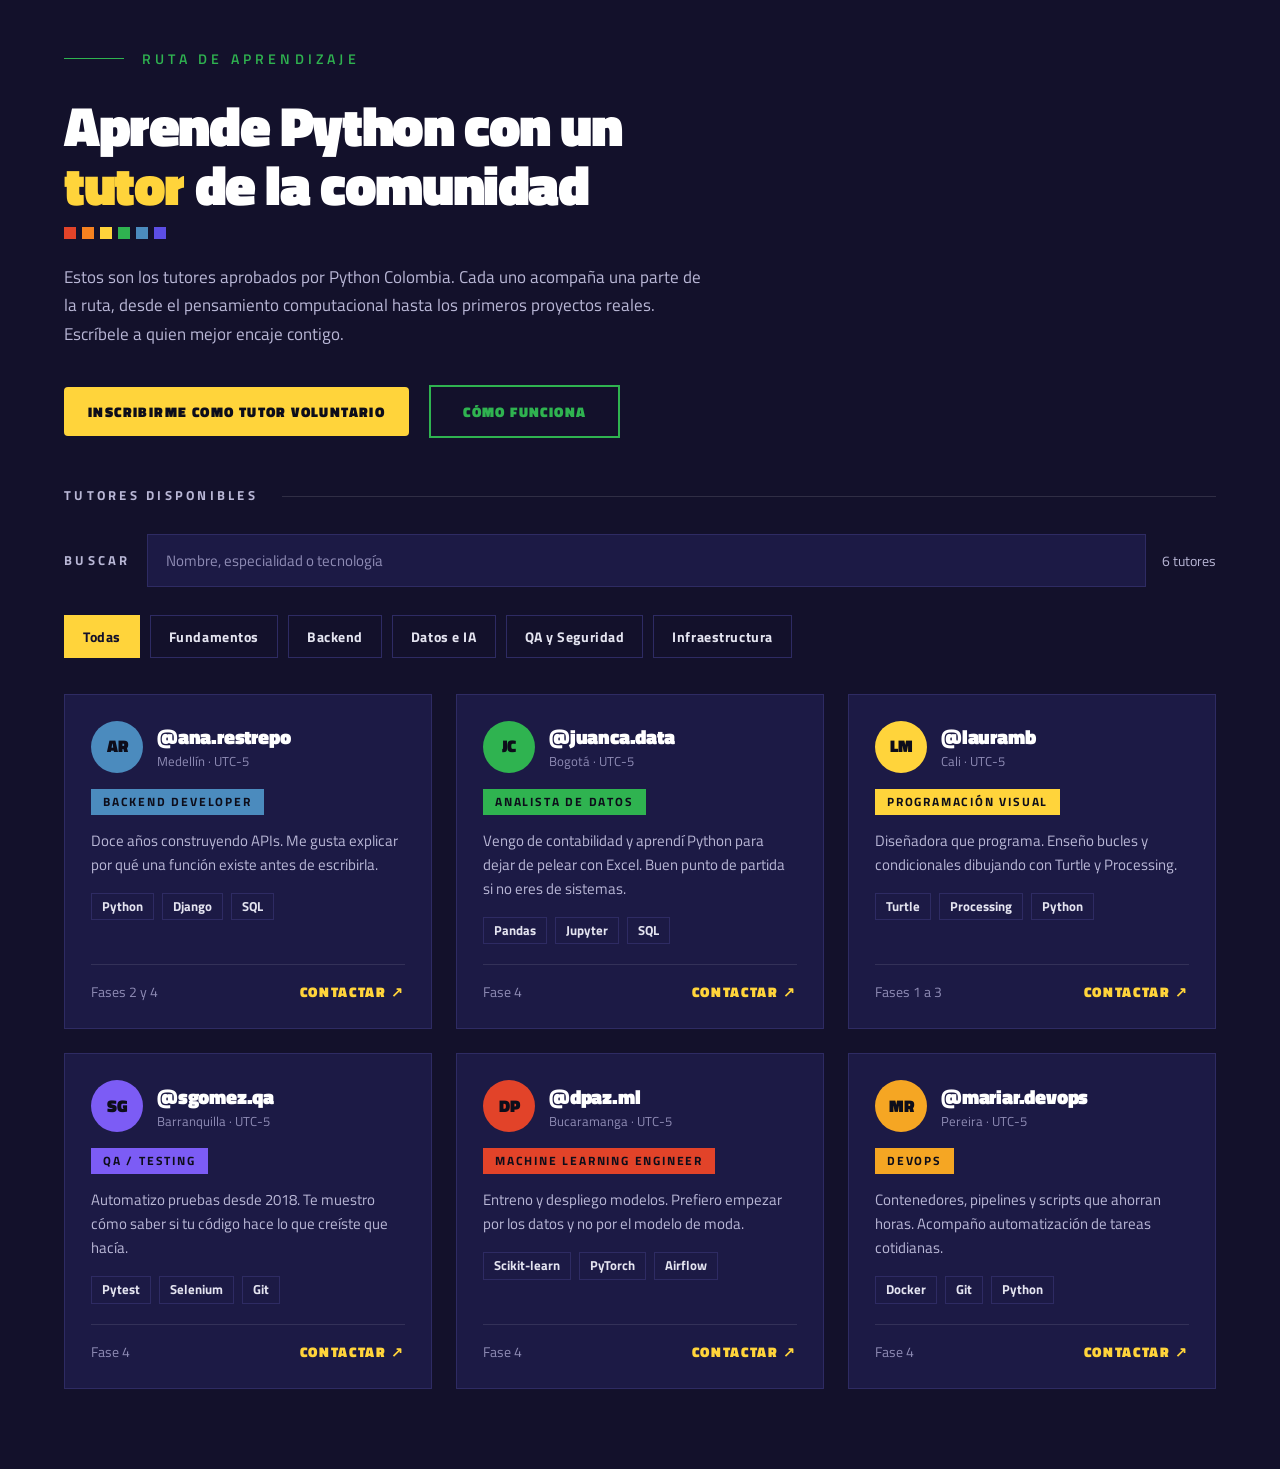
<file: index.html>
<!DOCTYPE html>
<html lang="es">
<head>
  <meta charset="UTF-8">
  <meta name="viewport" content="width=device-width, initial-scale=1.0">
  <title>Tutores - Python Colombia</title>
  <!-- Tipografía Titillium Web de Python Colombia -->
  <link rel="preconnect" href="https://fonts.googleapis.com">
  <link rel="preconnect" href="https://fonts.gstatic.com" crossorigin>
  <link href="https://fonts.googleapis.com/css2?family=Titillium+Web:wght@300;400;600;700;900&display=swap" rel="stylesheet">
  <link rel="stylesheet" href="css/styles.css?v=5">
  <link rel="stylesheet" href="css/home.css?v=4">
</head>
<body class="home">


  <main class="wrap">

    <!-- HERO -->
    <section class="hero">
      <p class="tag-title"><span class="tag-line"></span>RUTA DE APRENDIZAJE</p>
      <h1>Aprende Python con un<br><span class="hl">tutor</span> de la comunidad</h1>
      <span class="title-squares" aria-hidden="true">
        <span class="sq sq-red"></span>
        <span class="sq sq-orange"></span>
        <span class="sq sq-yellow"></span>
        <span class="sq sq-green"></span>
        <span class="sq sq-blue"></span>
        <span class="sq sq-purple"></span>
      </span>
      <p class="hero-lead">
        Estos son los tutores aprobados por Python Colombia. Cada uno acompaña una parte de la ruta,
        desde el pensamiento computacional hasta los primeros proyectos reales.
        Escríbele a quien mejor encaje contigo.
      </p>
      <div class="hero-actions">
        <button onclick="window.location.href='tutor.html'" class="btn-yellow btn-tutor-cta">Inscribirme como Tutor Voluntario</button>
        <a href="#tutores" class="btn-outline-green">Cómo funciona</a>
      </div>
    </section>

    <!-- TUTORES DISPONIBLES -->
    <section id="tutores" class="tutors">
      <div class="section-label"><span>Tutores disponibles</span></div>

      <div class="search-row">
        <label for="tutor-search">Buscar</label>
        <input type="search" id="tutor-search" placeholder="Nombre, especialidad o tecnología" autocomplete="off">
        <span class="tutor-count" id="tutor-count" aria-live="polite">6 tutores</span>
      </div>

      <div class="filters" role="group" aria-label="Filtrar por área">
        <a href="#" class="filter active" data-filter="todas" aria-pressed="true">Todas</a>
        <a href="#" class="filter" data-filter="fundamentos" aria-pressed="false">Fundamentos</a>
        <a href="#" class="filter" data-filter="backend" aria-pressed="false">Backend</a>
        <a href="#" class="filter" data-filter="datos" aria-pressed="false">Datos e IA</a>
        <a href="#" class="filter" data-filter="qa" aria-pressed="false">QA y Seguridad</a>
        <a href="#" class="filter" data-filter="infra" aria-pressed="false">Infraestructura</a>
      </div>

      <div class="tutor-grid" id="tutor-grid"></div>
      <p class="empty-state" id="empty-state" hidden>No encontramos tutores con ese criterio. Prueba con otra búsqueda.</p>
    </section>
  </main>


  <script src="js/home.js?v=1"></script>
</body>
</html>
</file>
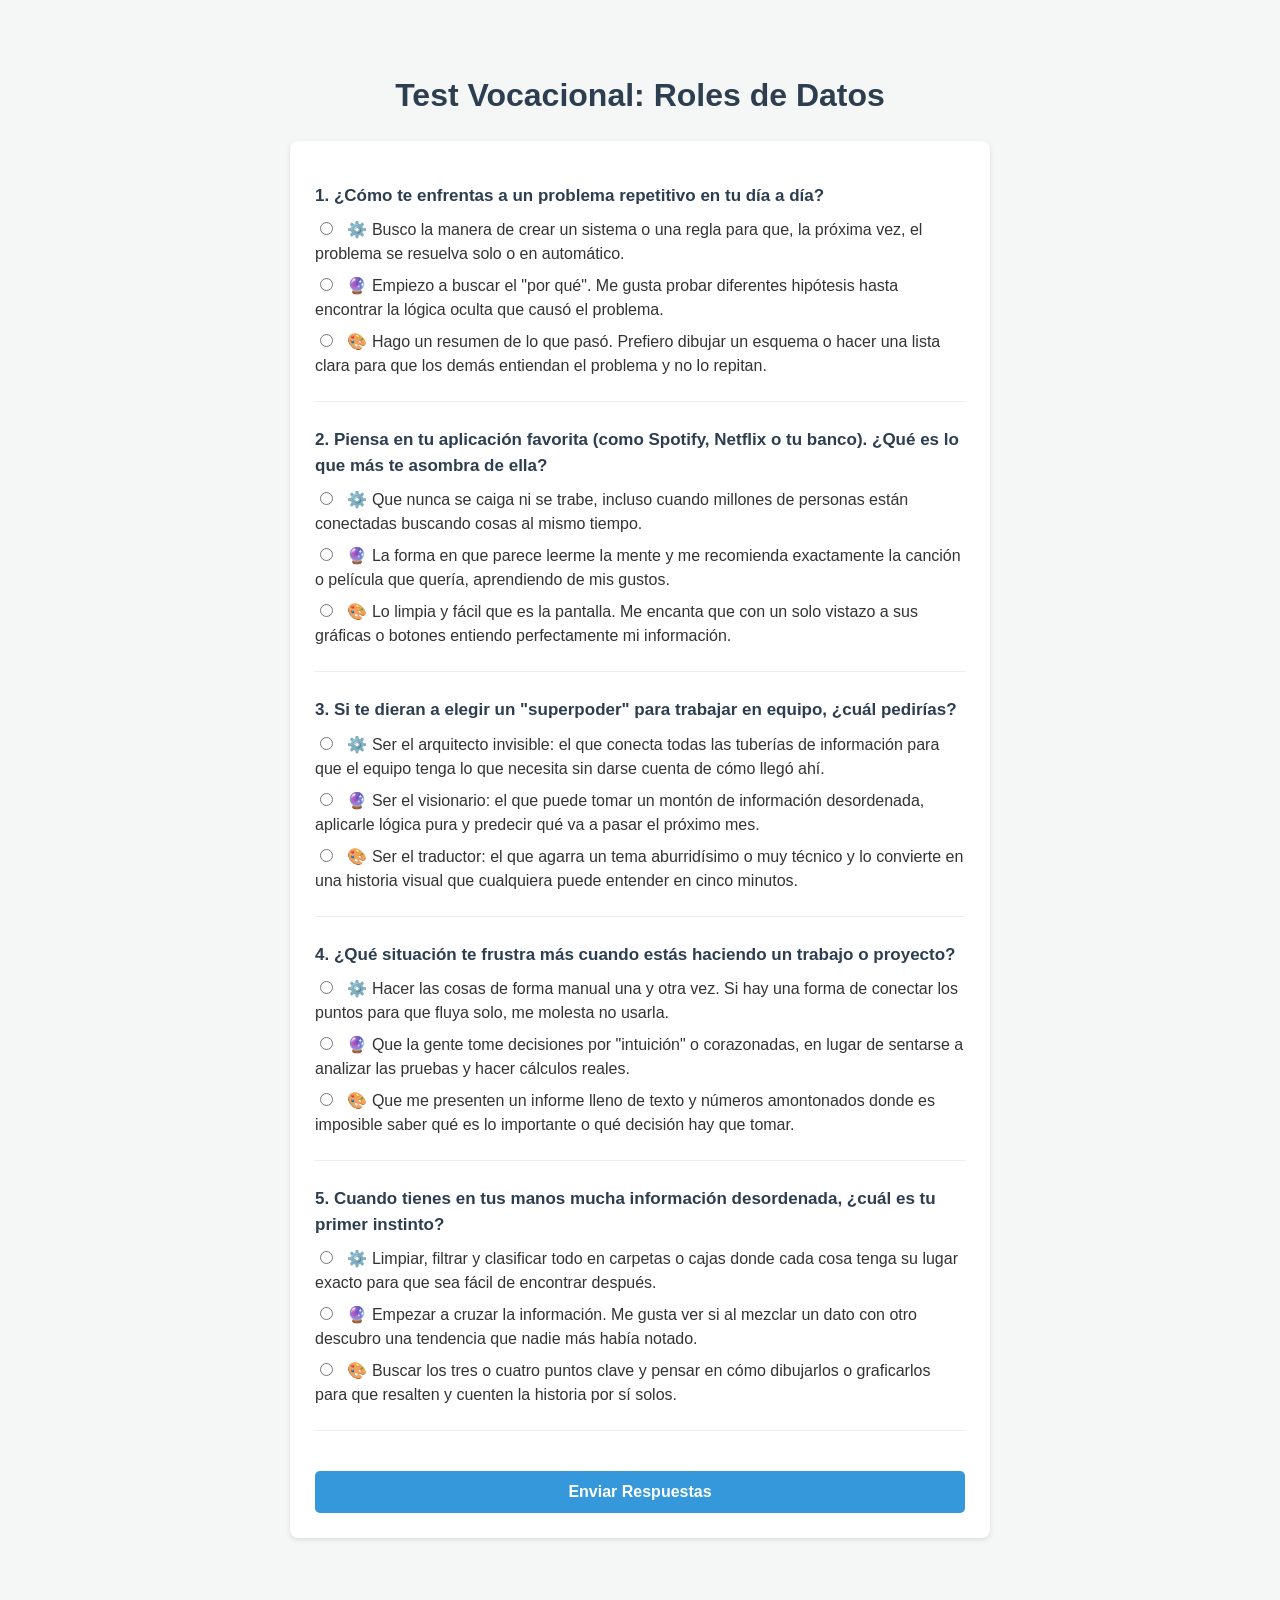
<file: frontend/index.html>
<!DOCTYPE html>
<html lang="es">
<head>
  <meta charset="UTF-8">
  <meta name="viewport" content="width=device-width, initial-scale=1.0">
  <title>Test Vocacional - Roles de Datos</title>
  <style>
    body { font-family: Arial, sans-serif; max-width: 700px; margin: 30px auto; padding: 20px; background: #f4f7f6; color: #333; line-height: 1.5; }
    h1 { color: #2c3e50; text-align: center; }
    .card { background: white; padding: 25px; border-radius: 8px; box-shadow: 0 2px 5px rgba(0,0,0,0.1); margin-bottom: 20px; }
    button { background: #3498db; color: white; border: none; padding: 12px 15px; border-radius: 5px; cursor: pointer; width: 100%; font-size: 16px; margin-top: 15px; font-weight: bold; }
    button:hover { background: #2980b9; }
    .question { margin-bottom: 25px; border-bottom: 1px solid #eee; padding-bottom: 15px; }
    .question p { font-weight: bold; font-size: 17px; margin-bottom: 10px; color: #2c3e50; }
    .option { display: block; margin: 8px 0; cursor: pointer; }
    .option input { margin-right: 10px; }
    #result { line-height: 1.6; }
    .role-title { font-size: 20px; font-weight: bold; color: #27ae60; margin-bottom: 10px; }
  </style>
</head>
<body>

  <h1>Test Vocacional: Roles de Datos</h1>

  <div class="card" id="test-container">
    <!-- Las preguntas se cargarán aquí -->
  </div>

  <div class="card" id="result-container" style="display:none;">
    <h2>Resultados: ¿Hacia dónde apunta tu brújula?</h2>
    <div id="result"></div>
  </div>

  <script>
    const preguntas = [
      {
        id: 1,
        texto: "1. ¿Cómo te enfrentas a un problema repetitivo en tu día a día?",
        opciones: [
          { categoria: "⚙️", texto: "⚙️ Busco la manera de crear un sistema o una regla para que, la próxima vez, el problema se resuelva solo o en automático." },
          { categoria: "🔮", texto: "🔮 Empiezo a buscar el \"por qué\". Me gusta probar diferentes hipótesis hasta encontrar la lógica oculta que causó el problema." },
          { categoria: "🎨", texto: "🎨 Hago un resumen de lo que pasó. Prefiero dibujar un esquema o hacer una lista clara para que los demás entiendan el problema y no lo repitan." }
        ]
      },
      {
        id: 2,
        texto: "2. Piensa en tu aplicación favorita (como Spotify, Netflix o tu banco). ¿Qué es lo que más te asombra de ella?",
        opciones: [
          { categoria: "⚙️", texto: "⚙️ Que nunca se caiga ni se trabe, incluso cuando millones de personas están conectadas buscando cosas al mismo tiempo." },
          { categoria: "🔮", texto: "🔮 La forma en que parece leerme la mente y me recomienda exactamente la canción o película que quería, aprendiendo de mis gustos." },
          { categoria: "🎨", texto: "🎨 Lo limpia y fácil que es la pantalla. Me encanta que con un solo vistazo a sus gráficas o botones entiendo perfectamente mi información." }
        ]
      },
      {
        id: 3,
        texto: "3. Si te dieran a elegir un \"superpoder\" para trabajar en equipo, ¿cuál pedirías?",
        opciones: [
          { categoria: "⚙️", texto: "⚙️ Ser el arquitecto invisible: el que conecta todas las tuberías de información para que el equipo tenga lo que necesita sin darse cuenta de cómo llegó ahí." },
          { categoria: "🔮", texto: "🔮 Ser el visionario: el que puede tomar un montón de información desordenada, aplicarle lógica pura y predecir qué va a pasar el próximo mes." },
          { categoria: "🎨", texto: "🎨 Ser el traductor: el que agarra un tema aburridísimo o muy técnico y lo convierte en una historia visual que cualquiera puede entender en cinco minutos." }
        ]
      },
      {
        id: 4,
        texto: "4. ¿Qué situación te frustra más cuando estás haciendo un trabajo o proyecto?",
        opciones: [
          { categoria: "⚙️", texto: "⚙️ Hacer las cosas de forma manual una y otra vez. Si hay una forma de conectar los puntos para que fluya solo, me molesta no usarla." },
          { categoria: "🔮", texto: "🔮 Que la gente tome decisiones por \"intuición\" o corazonadas, en lugar de sentarse a analizar las pruebas y hacer cálculos reales." },
          { categoria: "🎨", texto: "🎨 Que me presenten un informe lleno de texto y números amontonados donde es imposible saber qué es lo importante o qué decisión hay que tomar." }
        ]
      },
      {
        id: 5,
        texto: "5. Cuando tienes en tus manos mucha información desordenada, ¿cuál es tu primer instinto?",
        opciones: [
          { categoria: "⚙️", texto: "⚙️ Limpiar, filtrar y clasificar todo en carpetas o cajas donde cada cosa tenga su lugar exacto para que sea fácil de encontrar después." },
          { categoria: "🔮", texto: "🔮 Empezar a cruzar la información. Me gusta ver si al mezclar un dato con otro descubro una tendencia que nadie más había notado." },
          { categoria: "🎨", texto: "🎨 Buscar los tres o cuatro puntos clave y pensar en cómo dibujarlos o graficarlos para que resalten y cuenten la historia por sí solos." }
        ]
      }
    ];

    function renderizarTest() {
      let html = '';
      preguntas.forEach((q) => {
        html += `<div class="question"><p>${q.texto}</p>`;
        q.opciones.forEach((opt, idx) => {
          html += `<label class="option"><input type="radio" name="q_${q.id}" value="${opt.categoria}"> ${opt.texto}</label>`;
        });
        html += `</div>`;
      });
      html += `<button onclick="calcularResultado()">Enviar Respuestas</button>`;
      document.getElementById('test-container').innerHTML = html;
    }

    function calcularResultado() {
      const conteo = { "⚙️": 0, "🔮": 0, "🎨": 0 };
      let respondidas = 0;

      preguntas.forEach(q => {
        const seleccionada = document.querySelector(`input[name="q_${q.id}"]:checked`);
        if (seleccionada) {
          conteo[seleccionada.value]++;
          respondidas++;
        }
      });

      if (respondidas < preguntas.length) {
        alert("Por favor responde las 5 preguntas antes de continuar.");
        return;
      }

      let ganador = "⚙️";
      if (conteo["🔮"] > conteo[ganador]) ganador = "🔮";
      if (conteo["🎨"] > conteo[ganador]) ganador = "🎨";

      let textoResultado = "";
      if (ganador === "⚙️") {
        textoResultado = `<div class="role-title">⚙️ Tu perfil se asocia más a un Ingeniero de Datos</div>
        <p>Tienes mente de arquitecto. Te incomoda lo manual y disfrutas creando estructuras y conexiones para que la información fluya sin romperse. Eres el candidato ideal para aprender a automatizar procesos, usar lenguajes que construyen soluciones por detrás (como Python) y gestionar los grandes almacenes donde vive la información (bases de datos).</p>`;
      } else if (ganador === "🔮") {
        textoResultado = `<div class="role-title">🔮 Tu perfil se asocia más a un Científico de Datos</div>
        <p>Tienes alma de investigador y te mueve la lógica. No te conformas con ver lo que pasó; quieres saber por qué y qué pasará mañana. Tu curiosidad es perfecta para entrar al mundo de los algoritmos, donde usarás matemáticas y programación para enseñarle a los sistemas a encontrar patrones y predecir el futuro (Machine Learning).</p>`;
      } else {
        textoResultado = `<div class="role-title">🎨 Tu perfil se asocia más a un Analista de Datos</div>
        <p>Eres un traductor nato y un comunicador visual. Tienes la habilidad de tomar lo complejo y volverlo simple y útil para tomar decisiones. Tu camino brilla en dominar herramientas que transforman números aburridos en tableros interactivos (como Power BI o Tableau) y en saber hacerle las preguntas correctas a la información.</p>`;
      }

      document.getElementById('result-container').style.display = 'block';
      document.getElementById('result').innerHTML = textoResultado;
      window.scrollTo({ top: document.body.scrollHeight, behavior: 'smooth' });
    }

    renderizarTest();
  </script>
</body>
</html>
</file>
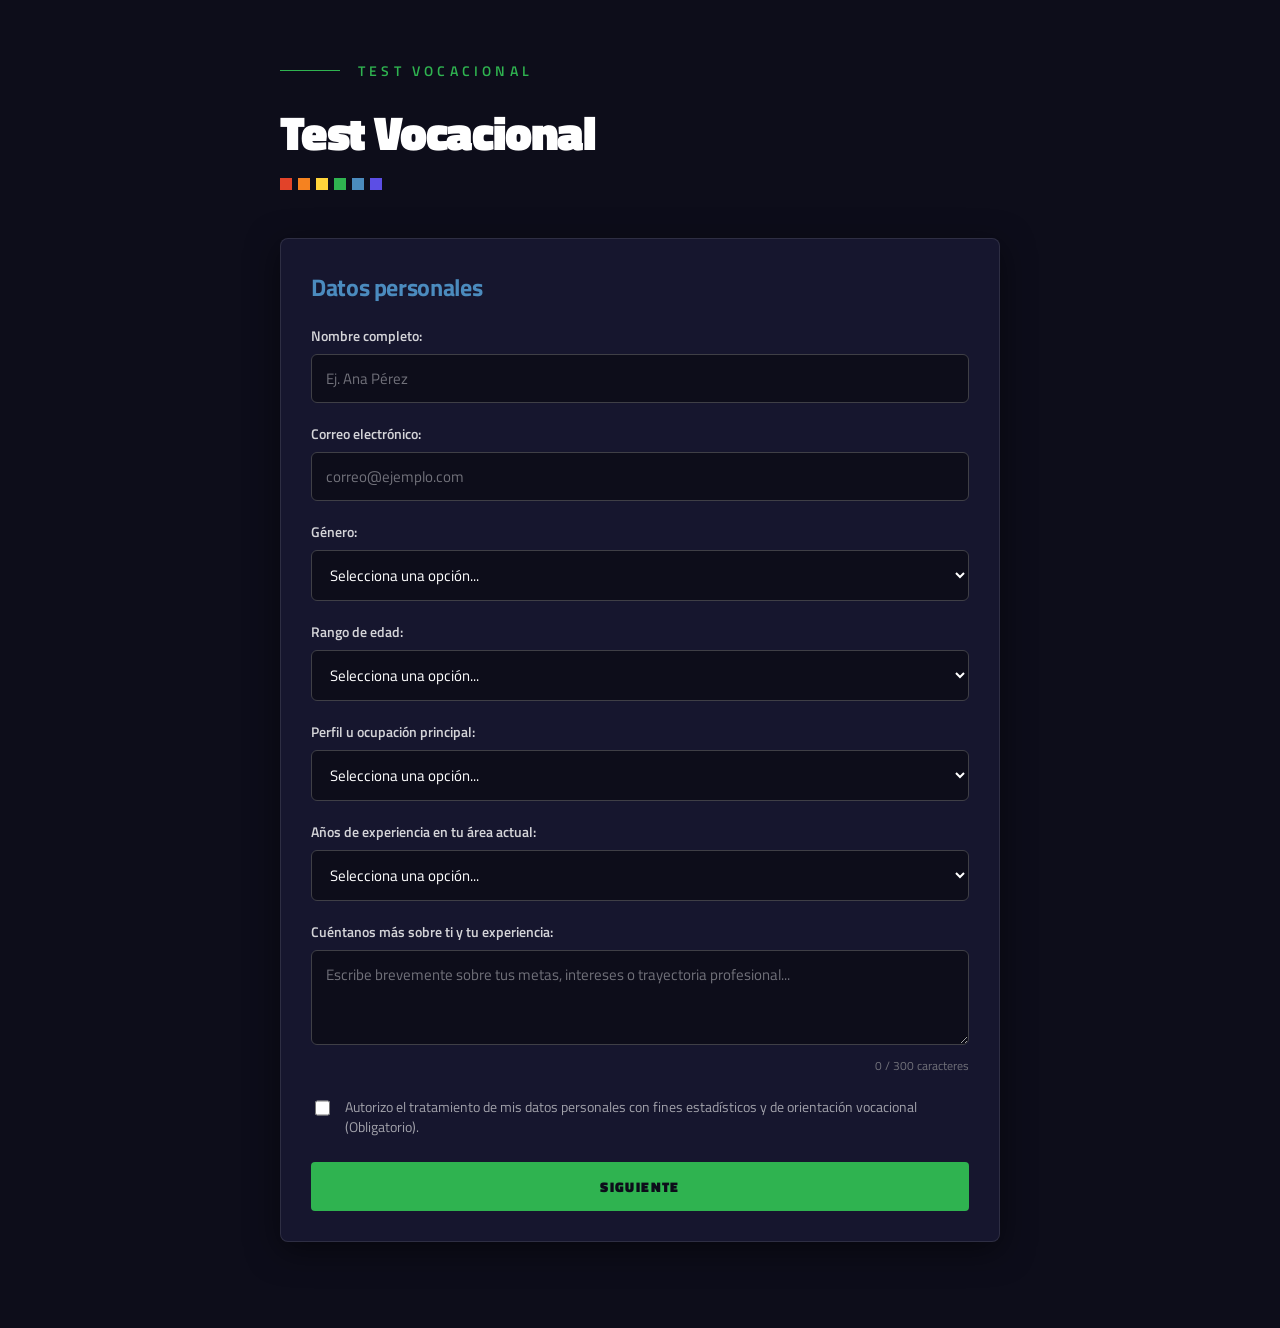
<file: test/index.html>
<!DOCTYPE html>
<html lang="es">
<head>
  <meta charset="UTF-8">
  <meta name="viewport" content="width=device-width, initial-scale=1.0">
  <meta http-equiv="refresh" content="0; url=../test.html">
  <link rel="canonical" href="../test.html">
  <title>Redirigiendo…</title>
</head>
<body>
  <p>Redirigiendo al <a href="../test.html">test vocacional</a>…</p>
  <script>window.location.replace('../test.html');</script>
</body>
</html>
</file>
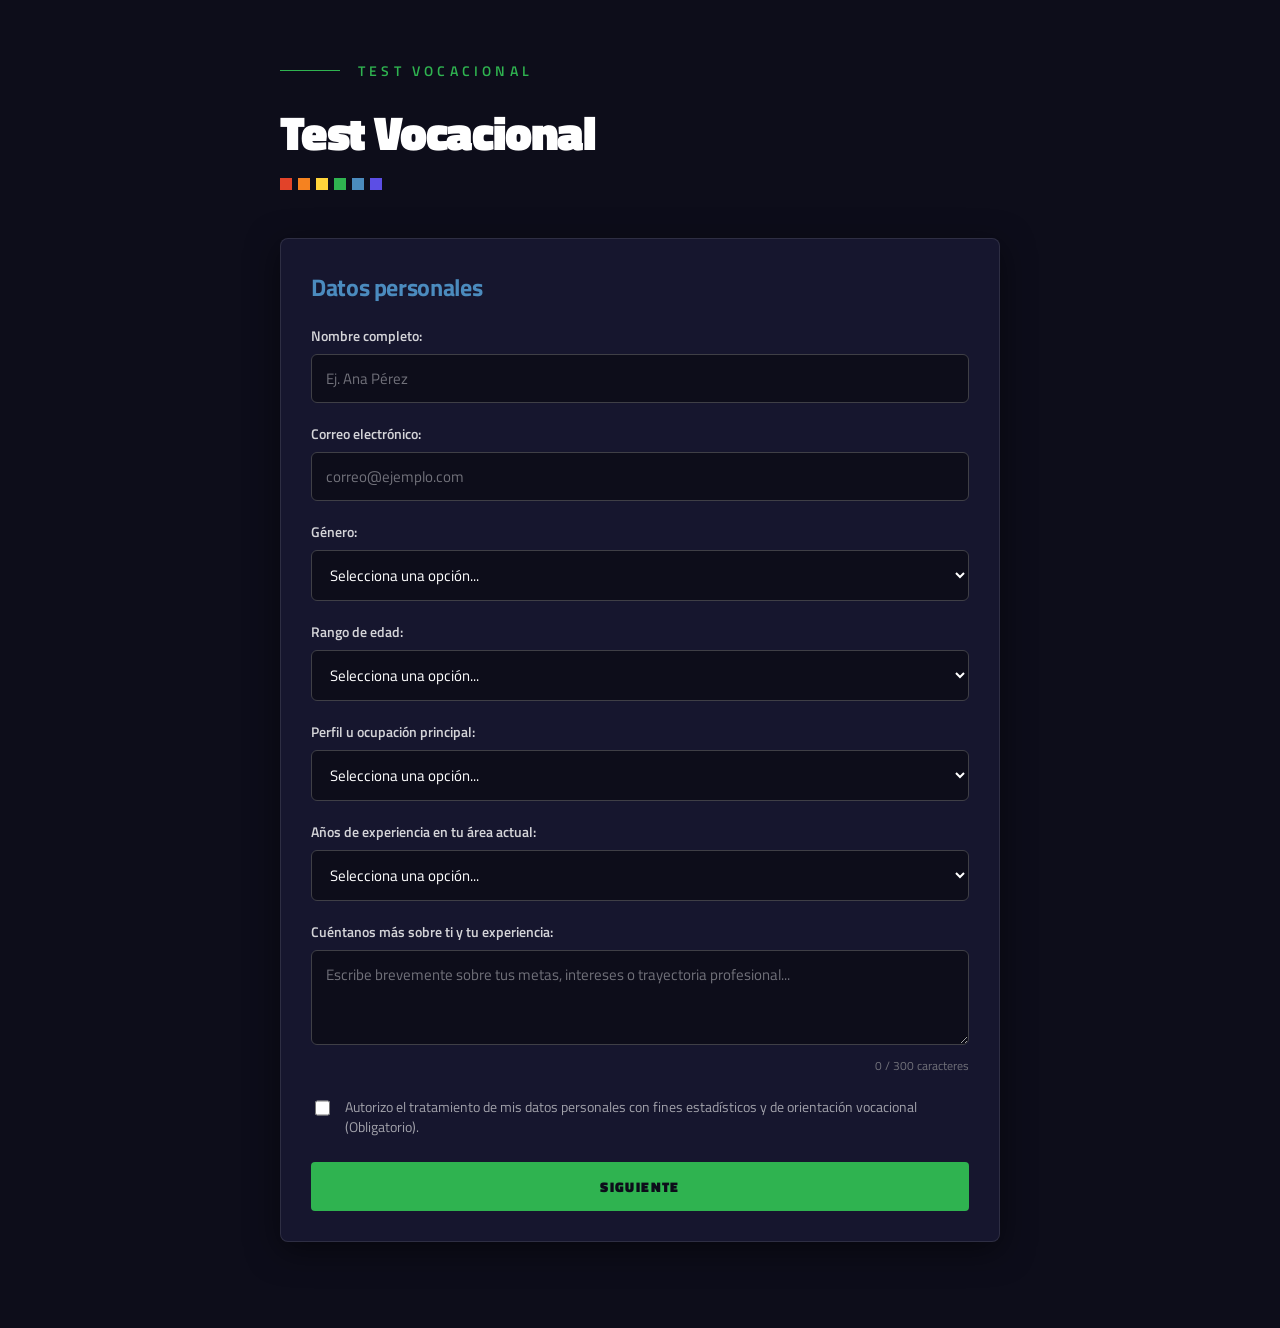
<file: test.html>
<!DOCTYPE html>
<html lang="es">
<head>
  <meta charset="UTF-8">
  <meta name="viewport" content="width=device-width, initial-scale=1.0">
  <title>Test Vocacional - Roles de Datos</title>
  <!-- Tipografía Titillium Web de Python Colombia -->
  <link rel="preconnect" href="https://fonts.googleapis.com">
  <link rel="preconnect" href="https://fonts.gstatic.com" crossorigin>
  <link href="https://fonts.googleapis.com/css2?family=Titillium+Web:wght@300;400;600;700;900&display=swap" rel="stylesheet">
  <link rel="stylesheet" href="css/styles.css?v=5">
</head>
<body>

  <!-- ENCABEZADO ESTILO PYTHON COLOMBIA -->
  <div class="title-header">
    <p class="tag-title"><span class="tag-line"></span>TEST VOCACIONAL</p>
    <h1>Test Vocacional</h1>
    <span class="title-squares" aria-hidden="true">
      <span class="sq sq-red"></span>
      <span class="sq sq-orange"></span>
      <span class="sq sq-yellow"></span>
      <span class="sq sq-green"></span>
      <span class="sq sq-blue"></span>
      <span class="sq sq-purple"></span>
    </span>
  </div>

  <!-- SECCIÓN 1: DATOS PERSONALES -->
  <div class="card" id="step-form">
    <h2>Datos personales</h2>
    
    <div class="form-group">
      <label for="nombre">Nombre completo:</label>
      <input type="text" id="nombre" placeholder="Ej. Ana Pérez" required>
    </div>

    <div class="form-group">
      <label for="correo">Correo electrónico:</label>
      <input type="email" id="correo" placeholder="correo@ejemplo.com" required>
    </div>

    <div class="form-group">
      <label for="genero">Género:</label>
      <select id="genero" required>
        <option value="">Selecciona una opción...</option>
        <option value="Femenino">Femenino</option>
        <option value="Masculino">Masculino</option>
        <option value="No binario">No binario</option>
        <option value="Prefiero no decirlo">Prefiero no decirlo</option>
      </select>
    </div>

    <div class="form-group">
      <label for="edad">Rango de edad:</label>
      <select id="edad" required>
        <option value="">Selecciona una opción...</option>
        <option value="Menos de 18 años">Menos de 18 años</option>
        <option value="18 a 24 años">18 a 24 años</option>
        <option value="25 a 34 años">25 a 34 años</option>
        <option value="35 a 44 años">35 a 44 años</option>
        <option value="45 años o más">45 años o más</option>
      </select>
    </div>

    <div class="form-group">
      <label for="perfil">Perfil u ocupación principal:</label>
      <select id="perfil" required>
        <option value="">Selecciona una opción...</option>
        <option value="Estudiante">Estudiante</option>
        <option value="Trabaja en tecnología">Trabaja en tecnología</option>
        <option value="Otro campo ajeno a la tecnología">Otro campo ajeno a la tecnología</option>
      </select>
    </div>

    <div class="form-group">
      <label for="experiencia">Años de experiencia en tu área actual:</label>
      <select id="experiencia" required>
        <option value="">Selecciona una opción...</option>
        <option value="Sin experiencia (0 años)">Sin experiencia (0 años)</option>
        <option value="Menos de 1 año">Menos de 1 año</option>
        <option value="1 a 3 años">1 a 3 años</option>
        <option value="Más de 3 años">Más de 3 años</option>
      </select>
    </div>

    <div class="form-group">
      <label for="sobre_ti">Cuéntanos más sobre ti y tu experiencia:</label>
      <textarea id="sobre_ti" rows="3" maxlength="300" placeholder="Escribe brevemente sobre tus metas, intereses o trayectoria profesional..." oninput="actualizarContador()"></textarea>
      <div class="char-counter"><span id="counter">0</span> / 300 caracteres</div>
    </div>

    <div class="checkbox-group">
      <input type="checkbox" id="autorizacion" required>
      <label for="autorizacion">Autorizo el tratamiento de mis datos personales con fines estadísticos y de orientación vocacional (Obligatorio).</label>
    </div>

    <button onclick="irAlTest()" class="btn-green" style="margin-top: 24px;">Siguiente</button>
  </div>

  <!-- SECCIÓN 2: TEST VOCACIONAL -->
  <div class="card" id="step-test" style="display:none;">
    <h2>Resuelve las preguntas</h2>
    <div id="test-container"></div>
    <div class="btn-container">
      <button class="btn-yellow" onclick="regresarAlFormulario()">Retroceder</button>
      <button class="btn-green" onclick="calcularResultado()">Enviar Respuestas y Ver Resultado</button>
    </div>
  </div>

  <!-- SECCIÓN 3: RESULTADOS -->
  <div class="card" id="result-container" style="display:none;">
    <h2>Resultados: ¿Hacia dónde apunta tu brújula?</h2>
    <div id="result"></div>
    <div class="btn-container">
      <button class="btn-yellow" onclick="reiniciarTest()">Mandar otra respuesta</button>
      <button class="btn-green" onclick="finalizarTest()">Finalizar</button>
    </div>
  </div>

  <!-- SECCIÓN 4: PANTALLA DE AGRADECIMIENTO AL FINALIZAR -->
  <div class="card" id="thanks-container" style="display:none; text-align: left;">
    <h2>¡Gracias por realizar el Test Vocacional!</h2>
    <p>Tus respuestas se han registrado con éxito. Esperamos que este resultado te oriente en tu camino en el mundo de los datos.</p>
    <div style="text-align: center; margin-top: 24px;">
      <button class="btn-yellow" style="max-width: 320px; margin: 0 auto; display: inline-block;" onclick="reiniciarTest()">Realizar el test de nuevo</button>
    </div>
  </div>

  <script src="js/main.js?v=2"></script>
</body>
</html>
</file>
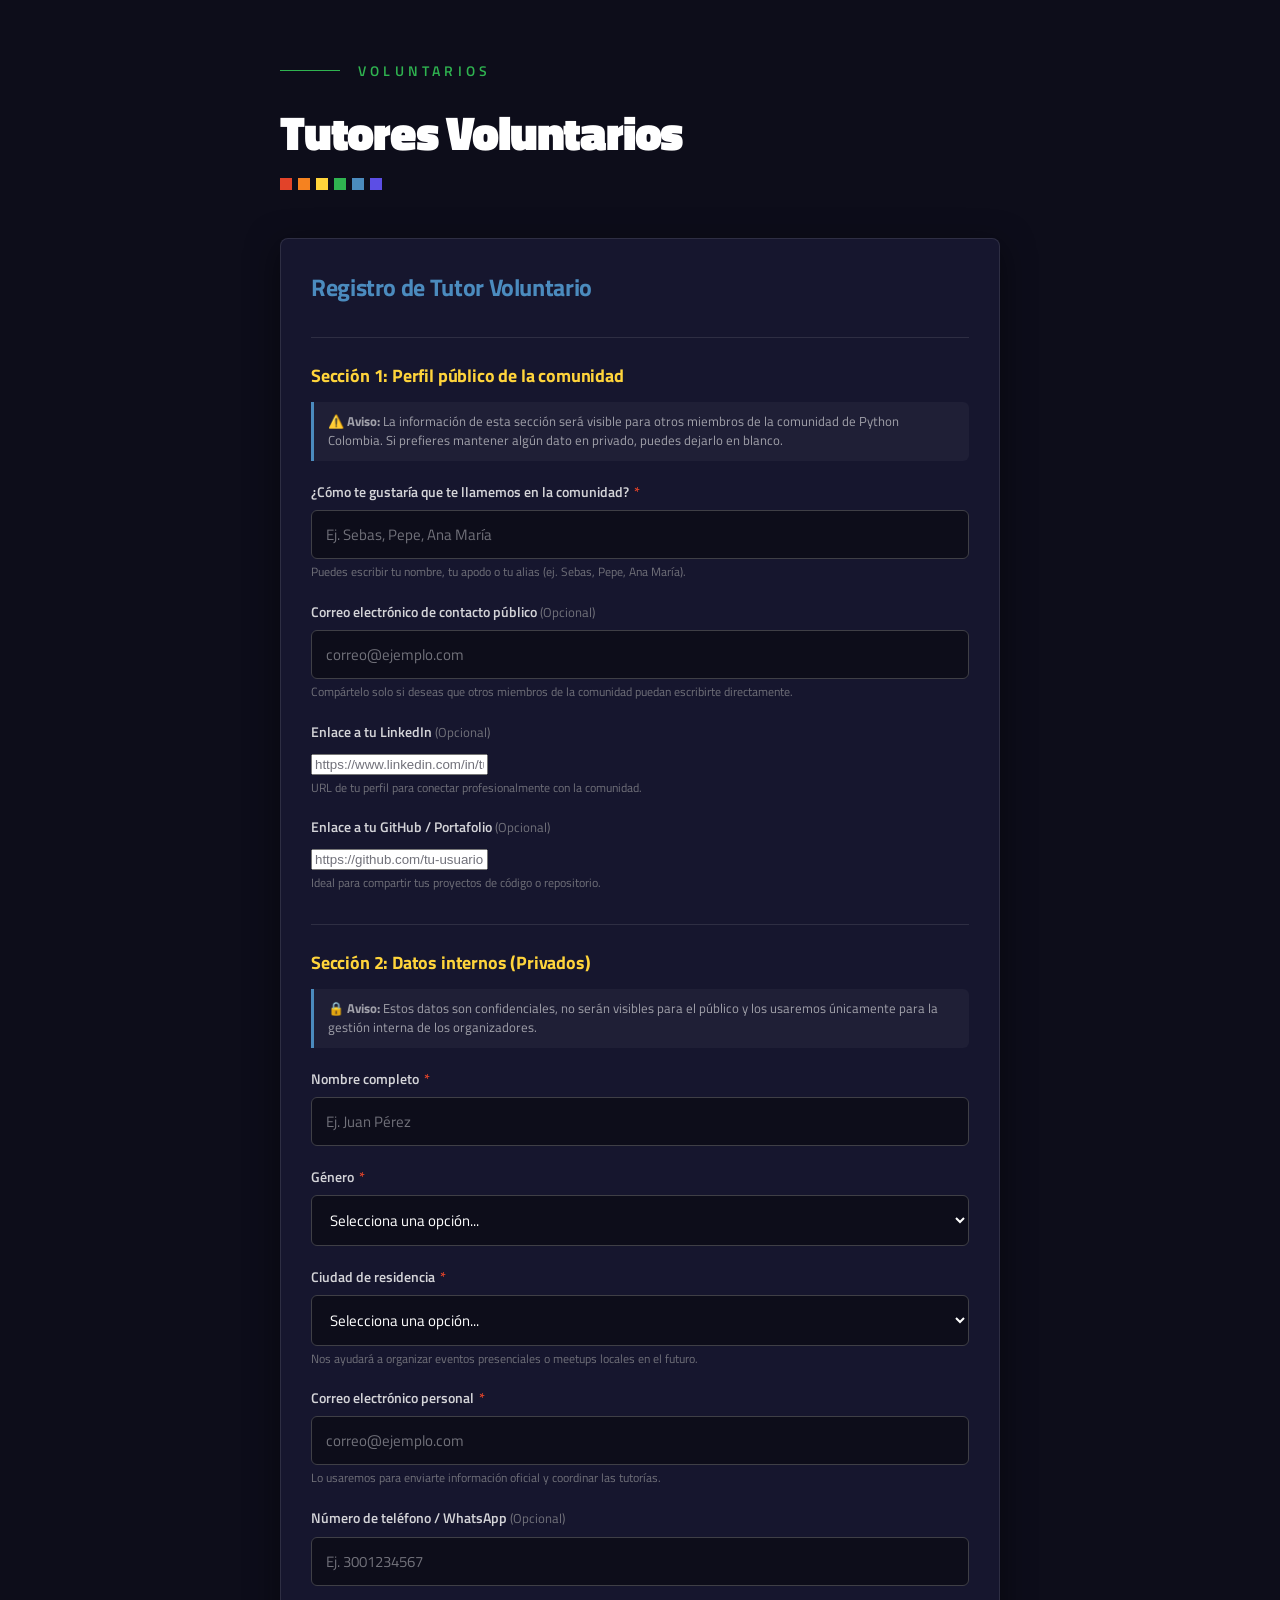
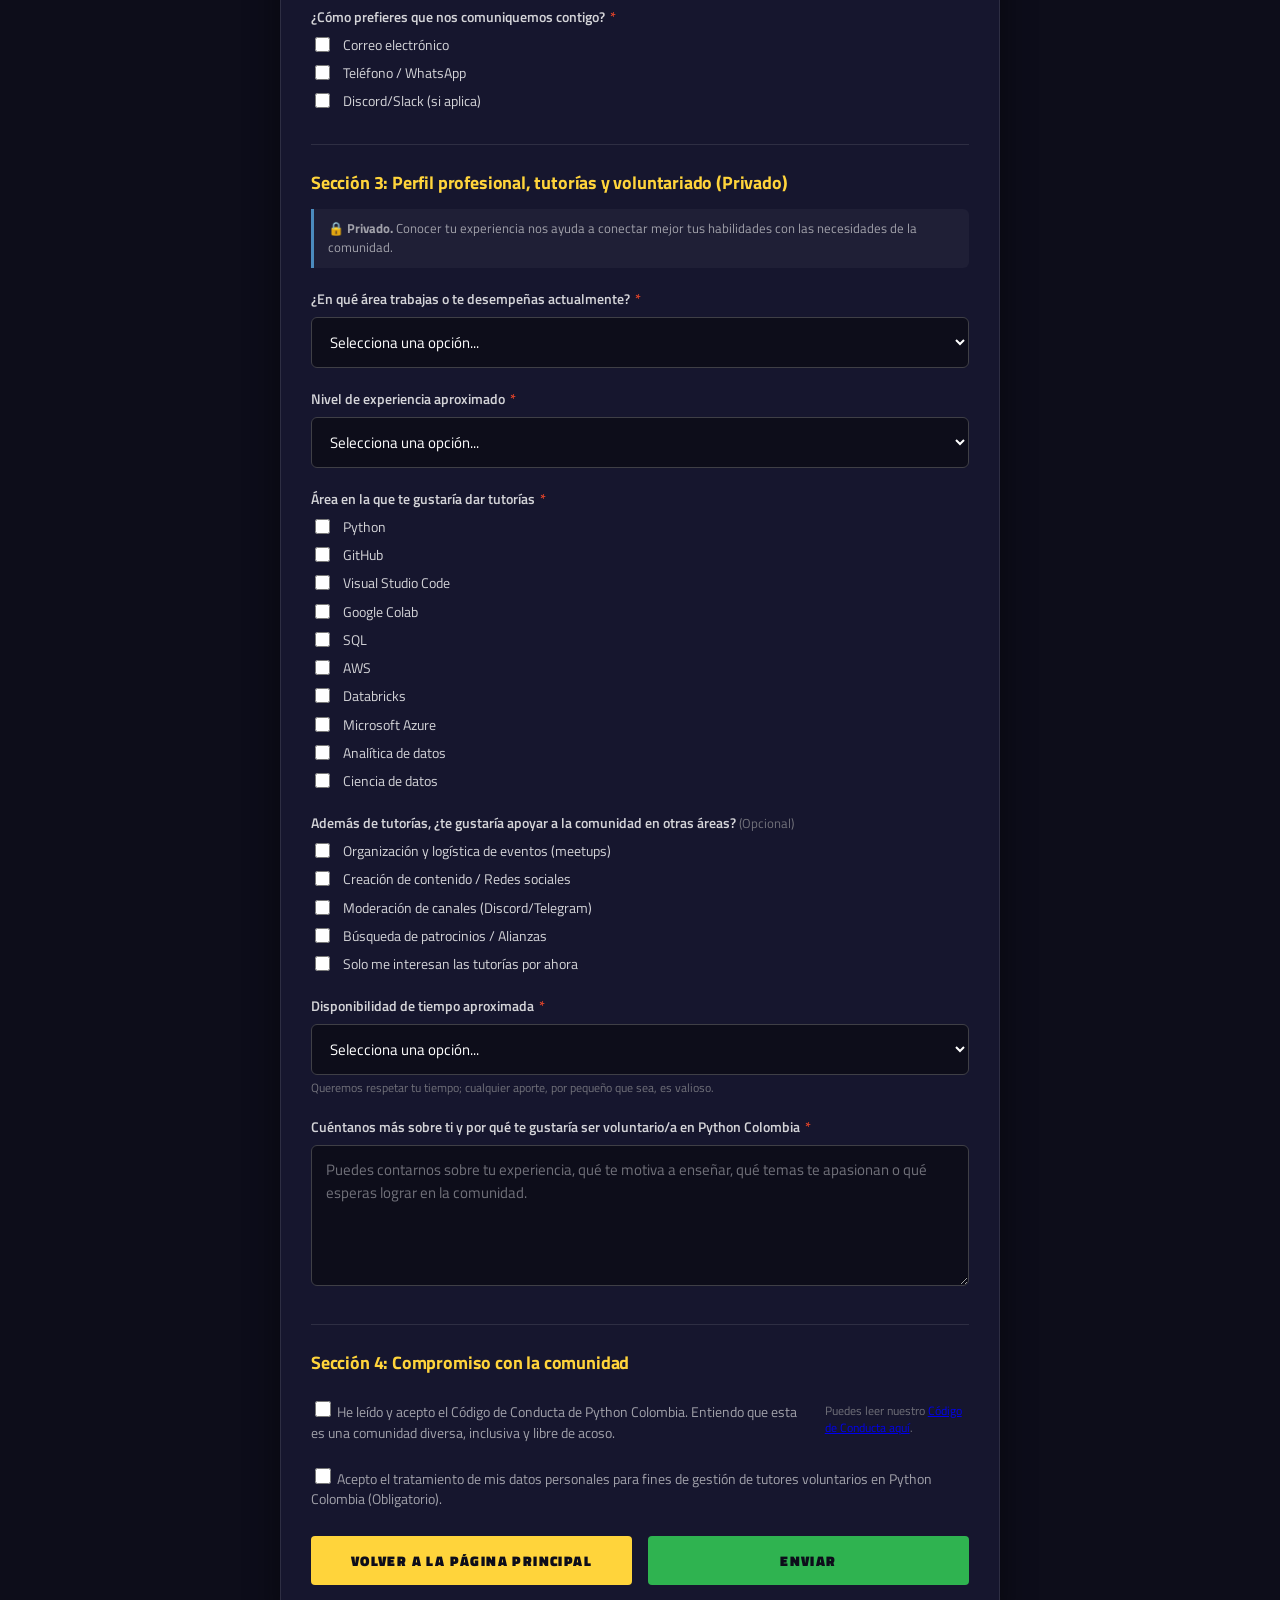
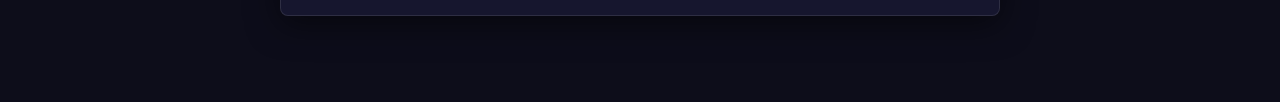
<file: tuto.html>
<!DOCTYPE html>
<html lang="es">
<head>
  <meta charset="UTF-8">
  <meta name="viewport" content="width=device-width, initial-scale=1.0">
  <meta http-equiv="refresh" content="0; url=tutor.html">
  <link rel="canonical" href="tutor.html">
  <title>Redirigiendo…</title>
</head>
<body>
  <p>Redirigiendo al <a href="tutor.html">formulario de tutores voluntarios</a>…</p>
  <script>window.location.replace('tutor.html');</script>
</body>
</html>
</file>
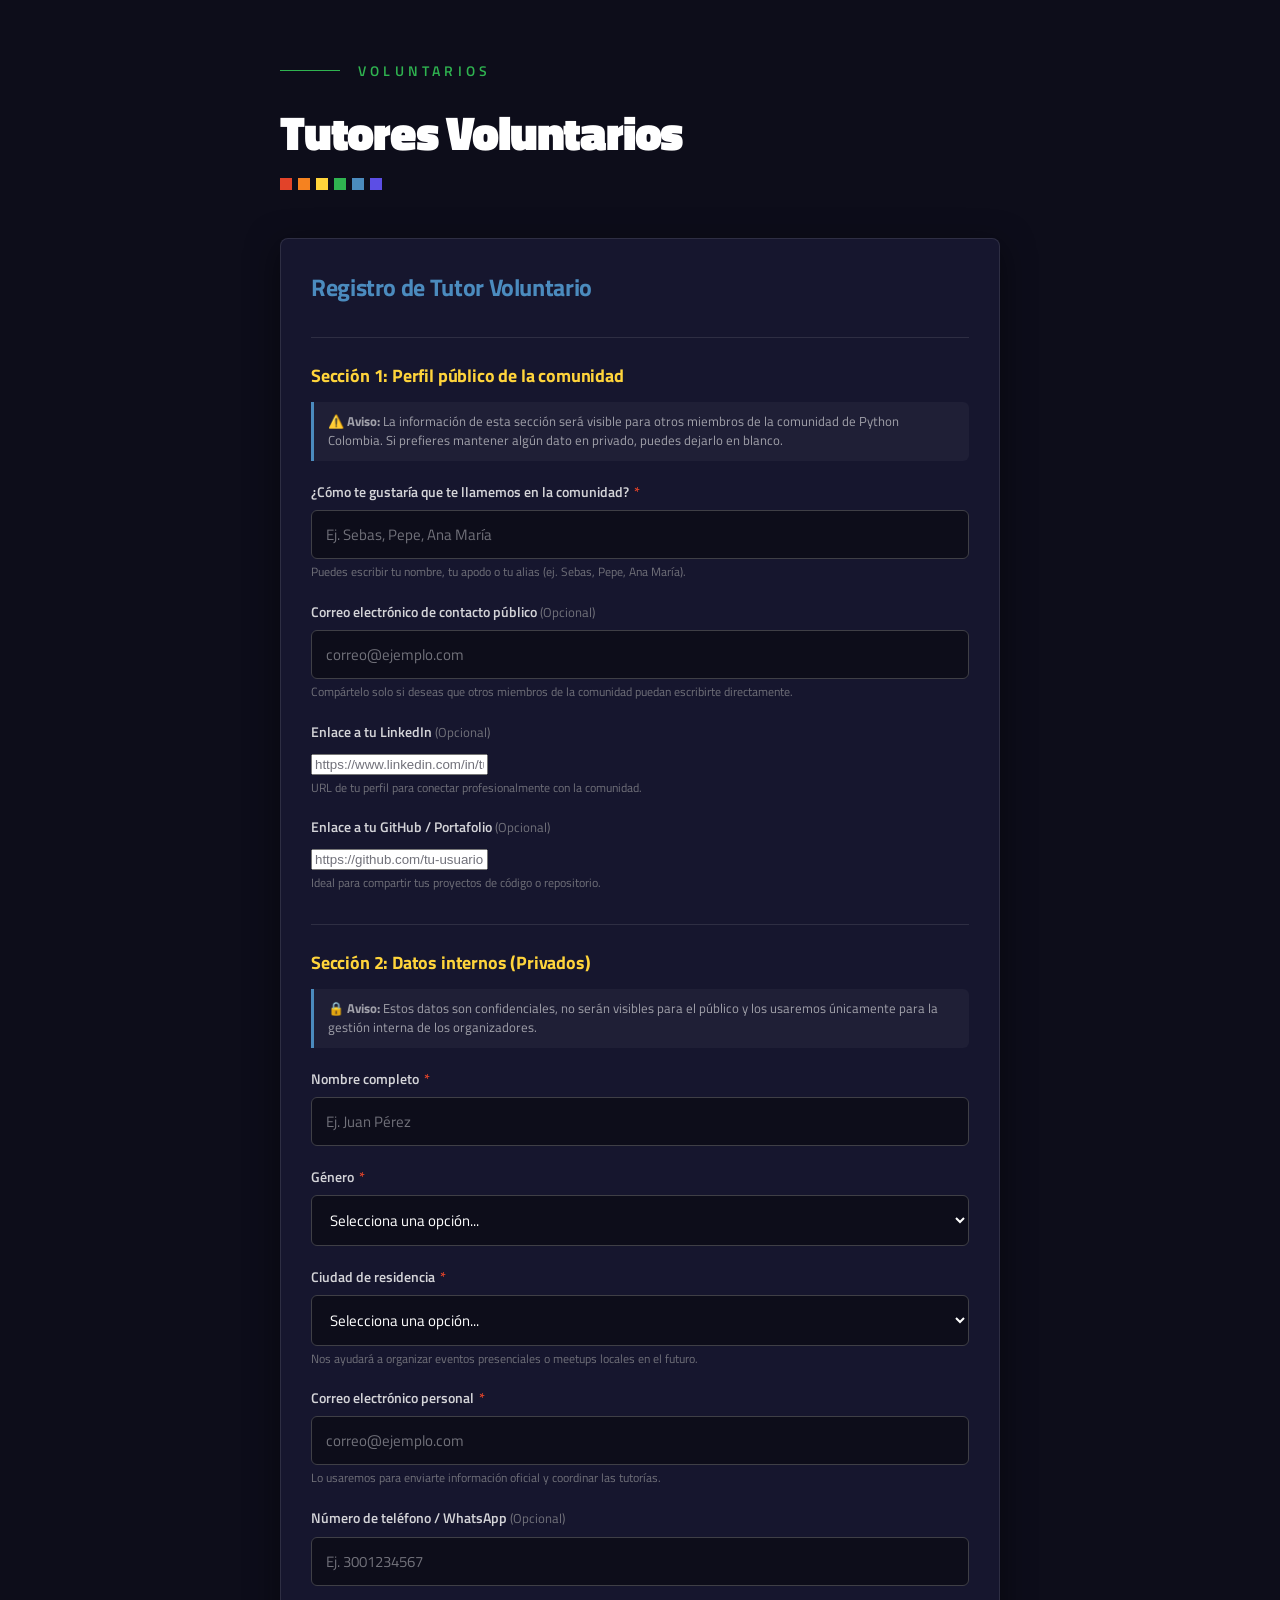
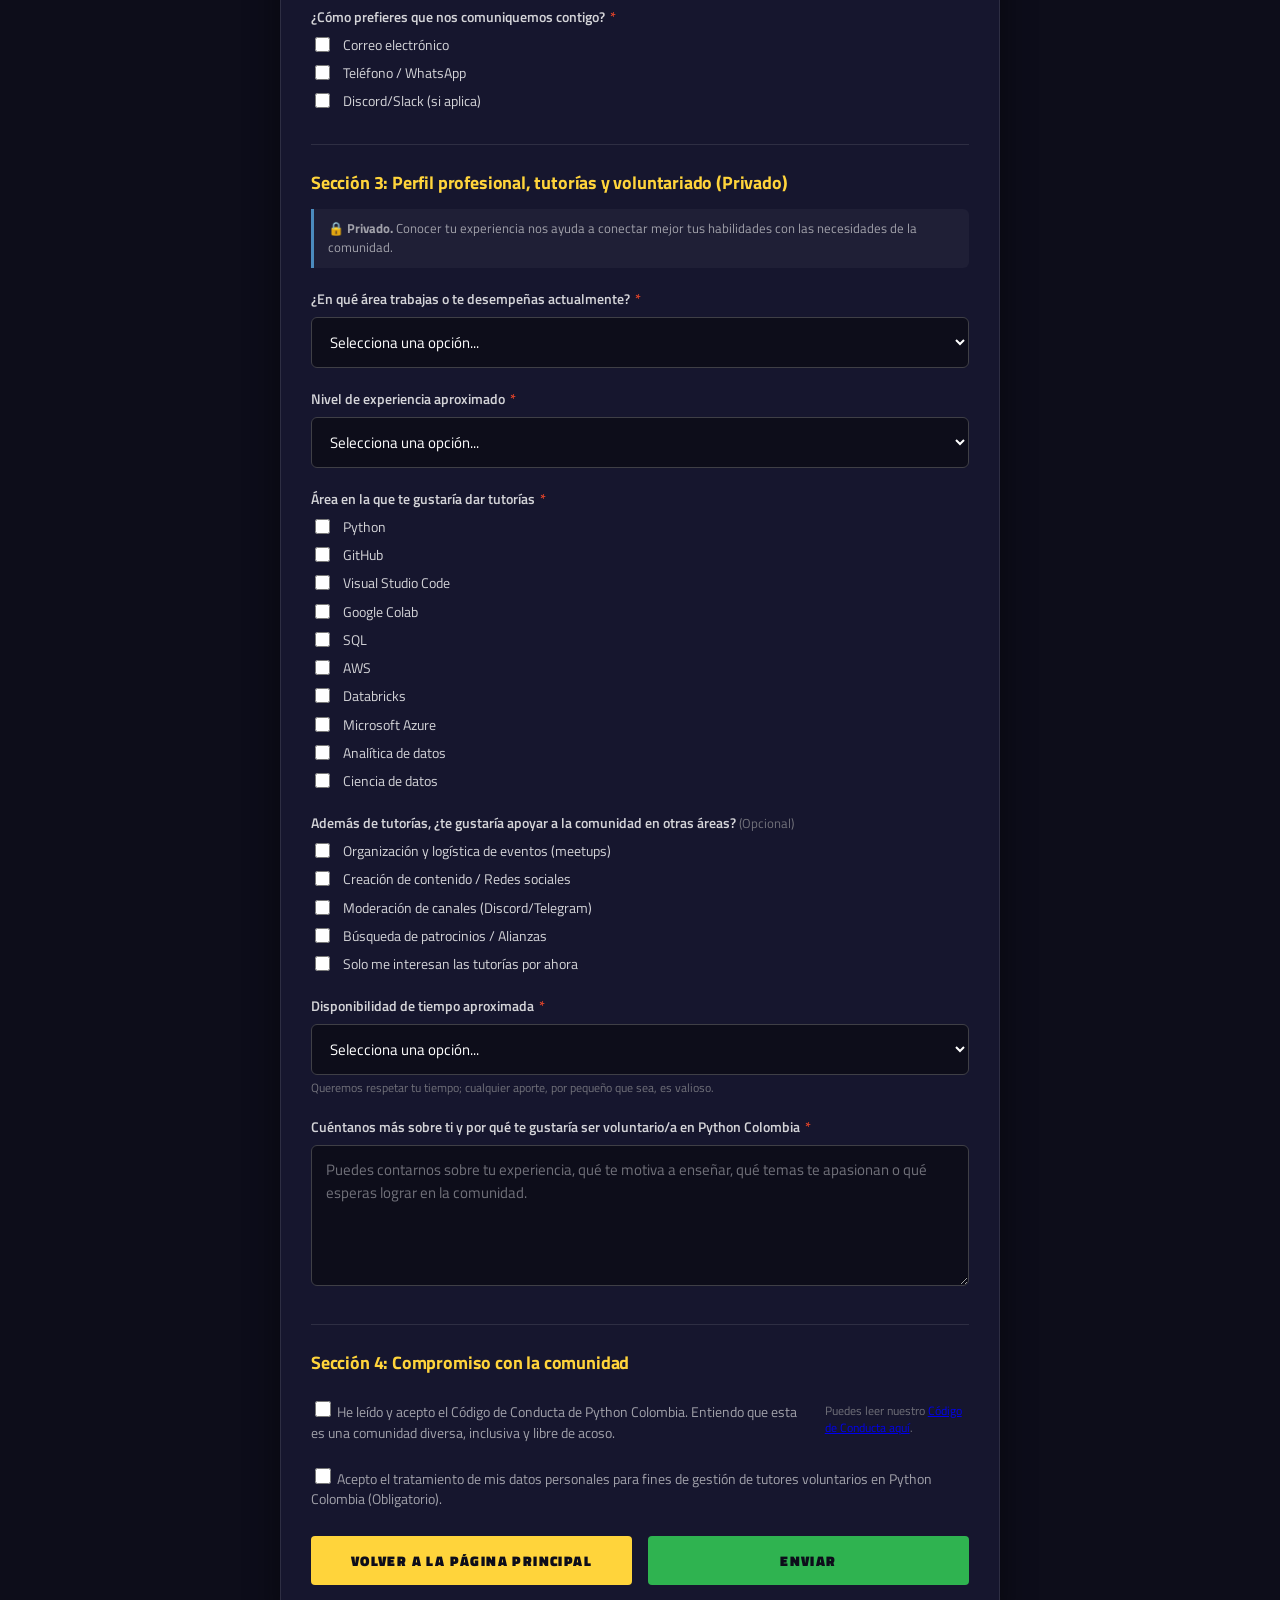
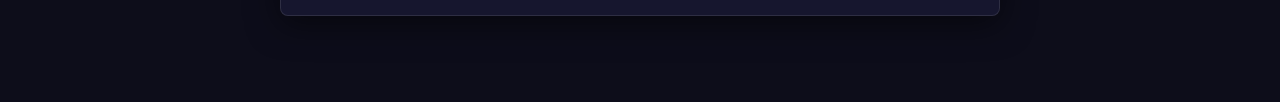
<file: tutor.html>
<!DOCTYPE html>
<html lang="es">
<head>
  <meta charset="UTF-8">
  <meta name="viewport" content="width=device-width, initial-scale=1.0">
  <title>Tutores Voluntarios</title>
  <!-- Tipografía Titillium Web de Python Colombia -->
  <link rel="preconnect" href="https://fonts.googleapis.com">
  <link rel="preconnect" href="https://fonts.gstatic.com" crossorigin>
  <link href="https://fonts.googleapis.com/css2?family=Titillium+Web:wght@300;400;600;700;900&display=swap" rel="stylesheet">
  <link rel="stylesheet" href="css/styles.css?v=5">
</head>
<body>

  <!-- ENCABEZADO ESTILO PYTHON COLOMBIA -->
  <div class="title-header">
    <p class="tag-title"><span class="tag-line"></span>VOLUNTARIOS</p>
    <h1>Tutores Voluntarios</h1>
    <span class="title-squares" aria-hidden="true">
      <span class="sq sq-red"></span>
      <span class="sq sq-orange"></span>
      <span class="sq sq-yellow"></span>
      <span class="sq sq-green"></span>
      <span class="sq sq-blue"></span>
      <span class="sq sq-purple"></span>
    </span>
  </div>

  <div class="card" id="step-tutor-form">
    <h2>Registro de Tutor Voluntario</h2>

    <!-- ══════════════════════════════════════════
         SECCIÓN 1: Perfil público de la comunidad
    ══════════════════════════════════════════ -->
    <div class="form-section">
      <h3>Sección 1: Perfil público de la comunidad</h3>
      <p class="section-notice">⚠️ <strong>Aviso:</strong> La información de esta sección será visible para otros miembros de la comunidad de Python Colombia. Si prefieres mantener algún dato en privado, puedes dejarlo en blanco.</p>

      <div class="form-group">
        <label for="public_name">¿Cómo te gustaría que te llamemos en la comunidad? <span class="required">*</span></label>
        <input type="text" id="public_name" placeholder="Ej. Sebas, Pepe, Ana María" required>
        <p class="help-text">Puedes escribir tu nombre, tu apodo o tu alias (ej. Sebas, Pepe, Ana María).</p>
      </div>

      <div class="form-group">
        <label for="public_email">Correo electrónico de contacto público <span class="optional">(Opcional)</span></label>
        <input type="email" id="public_email" placeholder="correo@ejemplo.com">
        <p class="help-text">Compártelo solo si deseas que otros miembros de la comunidad puedan escribirte directamente.</p>
      </div>

      <div class="form-group">
        <label for="public_linkedin">Enlace a tu LinkedIn <span class="optional">(Opcional)</span></label>
        <input type="url" id="public_linkedin" placeholder="https://www.linkedin.com/in/tu-perfil">
        <p class="help-text">URL de tu perfil para conectar profesionalmente con la comunidad.</p>
      </div>

      <div class="form-group">
        <label for="public_github">Enlace a tu GitHub / Portafolio <span class="optional">(Opcional)</span></label>
        <input type="url" id="public_github" placeholder="https://github.com/tu-usuario">
        <p class="help-text">Ideal para compartir tus proyectos de código o repositorio.</p>
      </div>
    </div>

    <!-- ══════════════════════════════════════════
         SECCIÓN 2: Datos internos (Privados)
    ══════════════════════════════════════════ -->
    <div class="form-section">
      <h3>Sección 2: Datos internos (Privados)</h3>
      <p class="section-notice">🔒 <strong>Aviso:</strong> Estos datos son confidenciales, no serán visibles para el público y los usaremos únicamente para la gestión interna de los organizadores.</p>

      <div class="form-group">
        <label for="private_fullname">Nombre completo <span class="required">*</span></label>
        <input type="text" id="private_fullname" placeholder="Ej. Juan Pérez" required>
      </div>

      <div class="form-group">
        <label for="private_gender">Género <span class="required">*</span></label>
        <select id="private_gender" required>
          <option value="">Selecciona una opción...</option>
          <option value="Femenino">Femenino</option>
          <option value="Masculino">Masculino</option>
          <option value="No binario">No binario</option>
          <option value="Prefiero no decirlo">Prefiero no decirlo</option>
        </select>
      </div>

      <div class="form-group">
        <label for="private_city">Ciudad de residencia <span class="required">*</span></label>
        <select id="private_city" required>
          <option value="">Selecciona una opción...</option>
          <option value="Bogotá">Bogotá</option>
          <option value="Medellín">Medellín</option>
          <option value="Cali">Cali</option>
          <option value="Barranquilla">Barranquilla</option>
          <option value="Bucaramanga">Bucaramanga</option>
          <option value="Otra ciudad de Colombia">Otra ciudad de Colombia</option>
          <option value="Fuera de Colombia">Fuera de Colombia</option>
        </select>
        <p class="help-text">Nos ayudará a organizar eventos presenciales o meetups locales en el futuro.</p>
      </div>

      <div class="form-group">
        <label for="private_personal_email">Correo electrónico personal <span class="required">*</span></label>
        <input type="email" id="private_personal_email" placeholder="correo@ejemplo.com" required>
        <p class="help-text">Lo usaremos para enviarte información oficial y coordinar las tutorías.</p>
      </div>

      <div class="form-group">
        <label for="private_phone">Número de teléfono / WhatsApp <span class="optional">(Opcional)</span></label>
        <input type="text" id="private_phone" placeholder="Ej. 3001234567">
      </div>

      <div class="form-group">
        <label>¿Cómo prefieres que nos comuniquemos contigo? <span class="required">*</span></label>
        <div class="checkbox-group">
          <label><input type="checkbox" id="pref_email"> Correo electrónico</label>
          <label><input type="checkbox" id="pref_whatsapp"> Teléfono / WhatsApp</label>
          <label><input type="checkbox" id="pref_discord"> Discord/Slack (si aplica)</label>
        </div>
      </div>
    </div>

    <!-- ══════════════════════════════════════════════════════════════
         SECCIÓN 3: Perfil profesional, tutorías y voluntariado (Privado)
    ══════════════════════════════════════════════════════════════ -->
    <div class="form-section">
      <h3>Sección 3: Perfil profesional, tutorías y voluntariado (Privado)</h3>
      <p class="section-notice">🔒 <strong>Privado.</strong> Conocer tu experiencia nos ayuda a conectar mejor tus habilidades con las necesidades de la comunidad.</p>

      <div class="form-group">
        <label for="work_area">¿En qué área trabajas o te desempeñas actualmente? <span class="required">*</span></label>
        <select id="work_area" required>
          <option value="">Selecciona una opción...</option>
          <option value="Analista de datos">Analista de datos</option>
          <option value="Arquitectura de software">Arquitectura de software</option>
          <option value="Ciencia de datos">Ciencia de datos</option>
          <option value="Ciberseguridad">Ciberseguridad</option>
          <option value="Desarrollador Backend">Desarrollador Backend</option>
          <option value="Desarrollador Frontend">Desarrollador Frontend</option>
          <option value="Desarrollador Full Stack">Desarrollador Full Stack</option>
          <option value="Desarrollador Web">Desarrollador Web</option>
          <option value="DevOps / Cloud">DevOps / Cloud</option>
          <option value="Ingeniería de datos">Ingeniería de datos</option>
          <option value="IA / Machine Learning">IA / Machine Learning</option>
          <option value="QA / Automatización de pruebas">QA / Automatización de pruebas</option>
          <option value="Estudiante / Buscando mi primera oportunidad">Estudiante / Buscando mi primera oportunidad</option>
          <option value="Otro">Otro</option>
        </select>
      </div>

      <div class="form-group">
        <label for="professional_experience">Nivel de experiencia aproximado <span class="required">*</span></label>
        <select id="professional_experience" required>
          <option value="">Selecciona una opción...</option>
          <option value="Estudiante / Trainee">Estudiante / Trainee</option>
          <option value="Junior">Junior</option>
          <option value="Semi-Senior">Semi-Senior</option>
          <option value="Senior">Senior</option>
          <option value="Lead / Manager">Lead / Manager</option>
        </select>
      </div>

      <div class="form-group">
        <label>Área en la que te gustaría dar tutorías <span class="required">*</span></label>
        <div class="checkbox-group">
          <label><input type="checkbox" id="tutor_topic_python"> Python</label>
          <label><input type="checkbox" id="tutor_topic_github"> GitHub</label>
          <label><input type="checkbox" id="tutor_topic_vscode"> Visual Studio Code</label>
          <label><input type="checkbox" id="tutor_topic_colab"> Google Colab</label>
          <label><input type="checkbox" id="tutor_topic_sql"> SQL</label>
          <label><input type="checkbox" id="tutor_topic_aws"> AWS</label>
          <label><input type="checkbox" id="tutor_topic_databricks"> Databricks</label>
          <label><input type="checkbox" id="tutor_topic_azure"> Microsoft Azure</label>
          <label><input type="checkbox" id="tutor_topic_analitica"> Analítica de datos</label>
          <label><input type="checkbox" id="tutor_topic_cienciadatos"> Ciencia de datos</label>
        </div>
      </div>

      <div class="form-group">
        <label>Además de tutorías, ¿te gustaría apoyar a la comunidad en otras áreas? <span class="optional">(Opcional)</span></label>
        <div class="checkbox-group">
          <label><input type="checkbox" id="extra_eventos"> Organización y logística de eventos (meetups)</label>
          <label><input type="checkbox" id="extra_contenido"> Creación de contenido / Redes sociales</label>
          <label><input type="checkbox" id="extra_moderacion"> Moderación de canales (Discord/Telegram)</label>
          <label><input type="checkbox" id="extra_patrocinios"> Búsqueda de patrocinios / Alianzas</label>
          <label><input type="checkbox" id="extra_solo"> Solo me interesan las tutorías por ahora</label>
        </div>
      </div>

      <div class="form-group">
        <label for="availability">Disponibilidad de tiempo aproximada <span class="required">*</span></label>
        <select id="availability" required>
          <option value="">Selecciona una opción...</option>
          <option value="1 a 2 horas al mes">1 a 2 horas al mes</option>
          <option value="3 a 5 horas al mes">3 a 5 horas al mes</option>
          <option value="Más de 5 horas al mes">Más de 5 horas al mes</option>
        </select>
        <p class="help-text">Queremos respetar tu tiempo; cualquier aporte, por pequeño que sea, es valioso.</p>
      </div>

      <div class="form-group">
        <label for="motivation">Cuéntanos más sobre ti y por qué te gustaría ser voluntario/a en Python Colombia <span class="required">*</span></label>
        <textarea id="motivation" rows="5" placeholder="Puedes contarnos sobre tu experiencia, qué te motiva a enseñar, qué temas te apasionan o qué esperas lograr en la comunidad." required></textarea>
      </div>
    </div>

    <!-- ══════════════════════════════════════════
         SECCIÓN 4: Compromiso con la comunidad
    ══════════════════════════════════════════ -->
    <div class="form-section">
      <h3>Sección 4: Compromiso con la comunidad</h3>

      <div class="checkbox-group">
        <label>
          <input type="checkbox" id="code_of_conduct" required>
          He leído y acepto el Código de Conducta de Python Colombia. Entiendo que esta es una comunidad diversa, inclusiva y libre de acoso.
        </label>
        <p class="help-text">Puedes leer nuestro <a href="https://github.com/ColombiaPython/codigo-de-conducta" target="_blank" rel="noopener noreferrer">Código de Conducta aquí</a>.</p>
      </div>

      <div class="checkbox-group">
        <label>
          <input type="checkbox" id="autorizacion" required>
          Acepto el tratamiento de mis datos personales para fines de gestión de tutores voluntarios en Python Colombia (Obligatorio).
        </label>
      </div>
    </div>

    <div class="btn-container">
      <button class="btn-yellow" onclick="window.location.href='index.html'">Volver a la página principal</button>
      <button class="btn-green" onclick="enviarTutor()">Enviar</button>
    </div>
  </div>

  <div class="card" id="thanks-container" style="display:none; text-align: left;">
    <h2>Respuesta enviada</h2>
    <p>Te agradecemos tu interés en ser tutor voluntario. Tus datos se han registrado con éxito.</p>
    <div class="btn-container">
      <button class="btn-green" onclick="enviarOtro()">Enviar otra respuesta</button>
      <button class="btn-yellow" onclick="window.location.href='index.html'">Volver a la página principal</button>
    </div>
  </div>

  <script src="js/tutor.js?v=2"></script>
</body>
</html>
</file>
<file: css/styles.css>
/* ==========================================================================
   Importación de Fuentes (Titillium Web de Python Colombia: python.org.co)
   ========================================================================== */
@import url('https://fonts.googleapis.com/css2?family=Titillium+Web:wght@300;400;600;700;900&display=swap');

/* ==========================================================================
   Estilos Generales y Tema Oscuro (Python Colombia)
   ========================================================================== */

* {
  box-sizing: border-box;
}

body {
  font-family: 'Titillium Web', -apple-system, BlinkMacSystemFont, "Segoe UI", Roboto, sans-serif;
  max-width: 760px;
  margin: 40px auto;
  padding: 20px;
  background-color: #0d0d1a; /* Fondo exacto de Python Colombia (--color-night) */
  color: #f4f4f5;
  line-height: 1.5;
  font-size: 16px;
  -webkit-font-smoothing: antialiased;
  -moz-osx-font-smoothing: grayscale;
}

/* ==========================================================================
   Encabezados Principales y Decoraciones de Python Colombia
   ========================================================================== */

.title-header {
  margin-bottom: 24px;
}

/* Etiqueta superior: línea fina + texto espaciado en el verde de los botones */
.tag-title {
  display: flex;
  align-items: center;
  gap: 18px;
  margin: 0 0 28px 0;
  font-family: 'Titillium Web', sans-serif;
  font-size: 14px;
  font-weight: 600;
  letter-spacing: 0.3em;
  text-transform: uppercase;
  color: #2fb350; /* Verde de .btn-green */
}

.tag-line {
  display: inline-block;
  width: 60px;
  height: 1px;
  background-color: #2fb350;
  flex-shrink: 0;
}

/* Letra del título principal (Font-black 900 de Python Colombia) */
h1 {
  font-family: 'Titillium Web', sans-serif;
  color: #ffffff;
  font-size: 48px;
  font-weight: 900; /* Peso 900 idéntico al de la imagen */
  text-align: left;
  letter-spacing: -0.025em;
  line-height: 1.02;
  margin: 0 0 14px 0;
}

/* Los 6 cuadritos exactos de Python Colombia (12px × 12px, cuadrados perfectos, gap 6px) */
.title-squares {
  display: inline-flex;
  align-items: center;
  gap: 6px;
  margin: 0 0 24px 0;
}

.sq {
  width: 12px; /* 12px exactos como en la foto */
  height: 12px; /* 12px exactos como en la foto */
  border-radius: 0 !important; /* Cuadrados sin bordes redondos */
  display: inline-block;
  flex-shrink: 0;
}

/* Colores exactos de Python Colombia */
.sq-red    { background-color: #e24329; } /* bg-accent-red */
.sq-orange { background-color: #f58220; } /* bg-accent-orange */
.sq-yellow { background-color: #ffd43b; } /* bg-python-yellow */
.sq-green  { background-color: #2fb350; } /* bg-accent-green */
.sq-blue   { background-color: #4b8bbe; } /* bg-python-blue-light */
.sq-purple { background-color: #5c4ee5; } /* bg-accent-purple */

/* Subtítulos en el azul exacto de Python Colombia (#4b8bbe) */
h2 {
  font-family: 'Titillium Web', sans-serif;
  color: #4b8bbe !important; /* Azul exacto de Python Colombia (--color-python-blue-light) */
  font-size: 24px;
  font-weight: 700;
  margin-top: 0;
  margin-bottom: 20px;
  text-align: left;
  letter-spacing: -0.015em;
}

/* ==========================================================================
   Tarjetas / Contenedores
   ========================================================================== */

.card {
  background-color: #16162e; /* Tarjeta oscura de Python Colombia (--color-night-card) */
  border: 1px solid rgba(255, 255, 255, 0.1);
  border-radius: 8px;
  padding: 30px;
  box-shadow: 0 8px 32px rgba(0, 0, 0, 0.5);
  margin-bottom: 26px;
}

/* ==========================================================================
   Formularios
   ========================================================================== */

.form-group {
  margin-bottom: 20px;
}

.form-group label {
  display: block;
  font-size: 14px;
  font-weight: 600;
  margin-bottom: 8px;
  color: #d4d4d8;
}

.form-group input[type="text"], 
.form-group input[type="email"], 
.form-group select,
.form-group textarea {
  width: 100%;
  padding: 12px 14px;
  background-color: #0d0d1a;
  color: #ffffff;
  border: 1px solid #3f3f46;
  border-radius: 6px;
  font-size: 15px;
  font-family: inherit;
  transition: border-color 0.2s ease, box-shadow 0.2s ease;
}

.form-group input[type="text"]:focus, 
.form-group input[type="email"]:focus, 
.form-group select:focus,
.form-group textarea:focus {
  border-color: #ffd43b;
  outline: none;
  box-shadow: 0 0 0 2px rgba(255, 212, 59, 0.3);
}

.form-group input::placeholder,
.form-group textarea::placeholder {
  color: #71717a;
}

.form-group select option {
  background-color: #0d0d1a;
  color: #ffffff;
}

.checkbox-group {
  display: flex;
  align-items: flex-start;
  gap: 12px;
  margin-top: 22px;
  font-size: 14px;
  color: #a1a1aa;
  line-height: 1.45;
}

.checkbox-group input {
  margin-top: 3px;
  accent-color: #ffd43b;
  width: 16px;
  height: 16px;
  cursor: pointer;
}

.char-counter {
  font-size: 12px;
  color: #71717a;
  text-align: right;
  margin-top: 6px;
}

/* ==========================================================================
   Botones de Python Colombia (Amarillos y Verdes con doble capa 3D)
   ========================================================================== */

.btn-container {
  display: flex;
  gap: 16px;
  margin-top: 26px;
}

.btn-container button {
  flex: 1; /* Mismo tamaño para botones emparejados */
}

button, .btn {
  display: inline-block;
  font-family: 'Titillium Web', sans-serif;
  font-size: 14px;
  font-weight: 800;
  text-transform: uppercase;
  letter-spacing: 0.1em;
  text-align: center;
  cursor: pointer;
  padding: 14px 24px;
  border-radius: 4px;
  border: 2px solid #000000;
  position: relative;
  width: 100%;
  box-sizing: border-box;
  transition: transform 0.15s ease, box-shadow 0.15s ease;
  outline: none;
}

/* --- BOTÓN AMARILLO (Capa naranja de Python Colombia debajo) --- */
button.btn-yellow,
button.btn-tutor,
button:not(.btn-green) {
  background-color: #ffd43b !important; /* Amarillo Python */
  color: #0d0d1a !important;
  border: none;
  box-shadow: none;
}

button.btn-yellow:hover,
button.btn-tutor:hover,
button:not(.btn-green):hover {
  transform: translate(-3px, -3px);
  box-shadow: 8px 8px 0px 0px #f58220;
}

button.btn-yellow:active,
button.btn-tutor:active,
button:not(.btn-green):active {
  transform: translate(2px, 2px);
  box-shadow: 2px 2px 0px 0px #f58220;
}

/* --- BOTÓN VERDE (Capa verde claro debajo) --- */
button.btn-green,
button.success {
  background-color: #2fb350 !important; /* Verde Python Colombia */
  color: #0d0d1a !important;
  border: none;
  box-shadow: none;
}

button.btn-green:hover,
button.success:hover {
  transform: translate(-3px, -3px);
  box-shadow: 8px 8px 0px 0px #86efac;
}

button.btn-green:active,
button.success:active {
  transform: translate(2px, 2px);
  box-shadow: 2px 2px 0px 0px #86efac;
}

/* ==========================================================================
   Estilos Específicos del Test Vocacional
   ========================================================================== */

.question {
  margin-bottom: 24px;
  border-bottom: 1px solid rgba(255, 255, 255, 0.1);
  padding-bottom: 18px;
}

.question:last-child {
  border-bottom: none;
}

.question p {
  font-weight: 600;
  font-size: 16px;
  margin-bottom: 12px;
  color: #f4f4f5;
}

.option {
  display: flex;
  align-items: center;
  gap: 10px;
  margin: 10px 0;
  padding: 10px 14px;
  border-radius: 6px;
  cursor: pointer;
  color: #d4d4d8;
  font-size: 15px;
  transition: background-color 0.15s ease;
}

.option:hover {
  background-color: rgba(255, 255, 255, 0.05);
}

.option input {
  margin: 0;
  accent-color: #ffd43b;
  width: 16px;
  height: 16px;
}

#result {
  line-height: 1.65;
  color: #e4e4e7;
}

.role-title {
  font-family: 'Titillium Web', sans-serif;
  font-size: 24px;
  font-weight: 900;
  color: #4b8bbe; /* Azul Python Colombia */
  margin-bottom: 14px;
  text-align: left;
}

/* ==========================================================================
   Estilos para las Secciones del Formulario de Tutores
   ========================================================================== */

.form-section {
  border-top: 1px solid rgba(255, 255, 255, 0.1);
  margin-top: 32px;
  padding-top: 24px;
}

.form-section h3 {
  font-family: 'Titillium Web', sans-serif;
  font-size: 18px;
  font-weight: 700;
  color: #ffd43b;
  margin-top: 0;
  margin-bottom: 10px;
  letter-spacing: -0.01em;
}

.section-notice {
  font-size: 13px;
  color: #a1a1aa;
  background-color: rgba(255, 255, 255, 0.04);
  border-left: 3px solid #4b8bbe;
  padding: 10px 14px;
  border-radius: 0 6px 6px 0;
  margin-bottom: 20px;
  line-height: 1.5;
}

.help-text {
  font-size: 12px;
  color: #71717a;
  margin-top: 5px;
  margin-bottom: 0;
  line-height: 1.4;
}

.required {
  color: #e24329;
  margin-left: 2px;
}

.optional {
  color: #71717a;
  font-weight: 400;
  font-size: 13px;
}

/* Checkbox group como lista vertical dentro de formularios */
.form-group .checkbox-group {
  display: flex;
  flex-direction: column;
  gap: 8px;
  margin-top: 8px;
}

.form-group .checkbox-group label {
  display: flex;
  align-items: flex-start;
  gap: 10px;
  font-size: 14px;
  font-weight: 400;
  color: #d4d4d8;
  cursor: pointer;
  margin-bottom: 0;
}

.form-group .checkbox-group input[type="checkbox"] {
  margin-top: 2px;
  accent-color: #ffd43b;
  width: 15px;
  height: 15px;
  flex-shrink: 0;
  cursor: pointer;
}

/* Responsividad para móviles */
@media (max-width: 600px) {
  h1 {
    font-size: 34px;
  }
  .btn-container {
    flex-direction: column;
  }
}
</file>
<file: css/home.css>
/* ==========================================================================
   Página inicial: directorio de tutores (Python Colombia)
   Se carga después de styles.css y solo aplica dentro de body.home
   ========================================================================== */

body.home {
  --bg: #13112b;
  --card: #1c1a45;
  --card-border: #2e2b63;
  --text-soft: #b9b7d6;
  --text-muted: #8f8cb5;
  --yellow: #ffd43b;
  --green: #2fb350;
  max-width: none;
  margin: 0;
  padding: 0;
  background-color: var(--bg);
}

.home .wrap {
  max-width: 1200px;
  margin: 0 auto;
  padding: 0 24px;
}

/* --- Hero --- */
.hero {
  padding: 48px 0 48px;
  max-width: 640px;
}

.home .hero h1 {
  font-size: 56px;
  line-height: 1.05;
  margin-bottom: 0;
}

.home .hero .title-squares {
  display: flex;
  margin: 12px 0 24px;
}

.hero h1 .hl { color: var(--yellow); }

.hero-lead {
  color: var(--text-soft);
  font-size: 17px;
  line-height: 1.7;
  margin: 0 0 36px;
}

.hero-actions {
  display: flex;
  flex-wrap: wrap;
  align-items: center;
  gap: 20px;
}

/* Botón de tutor: se conserva el estilo amarillo 3D del sitio, sin ancho completo */
.home .btn-tutor-cta {
  width: auto;
}

.btn-outline-green {
  display: inline-block;
  font-size: 14px;
  font-weight: 800;
  letter-spacing: 0.1em;
  text-transform: uppercase;
  text-decoration: none;
  padding: 14px 32px;
  border: 2px solid var(--green);
  color: var(--green);
  transition: background-color 0.15s ease, color 0.15s ease;
}

.btn-outline-green:hover { background: var(--green); color: var(--bg); }


/* --- Tutores disponibles --- */
.tutors { padding-bottom: 80px; }

.section-label {
  display: flex;
  align-items: center;
  gap: 24px;
  margin-bottom: 28px;
}

.section-label span,
.search-row label {
  font-size: 13px;
  font-weight: 700;
  letter-spacing: 0.25em;
  text-transform: uppercase;
  color: var(--text-soft);
  white-space: nowrap;
}

.section-label::after {
  content: "";
  flex: 1;
  height: 1px;
  background: rgba(255, 255, 255, 0.12);
}

.search-row {
  display: flex;
  align-items: center;
  gap: 16px;
  margin-bottom: 28px;
}

.search-row input {
  flex: 1;
  min-width: 0;
  padding: 14px 18px;
  background: var(--card);
  border: 1px solid var(--card-border);
  color: #fff;
  font-family: inherit;
  font-size: 15px;
}

.search-row input::placeholder { color: var(--text-muted); }

.search-row input:focus {
  outline: none;
  border-color: var(--yellow);
  box-shadow: 0 0 0 2px rgba(255, 212, 59, 0.25);
}

.tutor-count {
  color: var(--text-soft);
  font-size: 14px;
  white-space: nowrap;
}

.filters {
  display: flex;
  flex-wrap: wrap;
  gap: 10px;
  margin-bottom: 36px;
}

.filter {
  padding: 10px 18px;
  border: 1px solid var(--card-border);
  background: transparent;
  color: #e4e4f0;
  font-size: 14px;
  font-weight: 700;
  letter-spacing: 0.04em;
  text-decoration: none;
}

.filter:hover { border-color: var(--yellow); }

.filter.active {
  background: var(--yellow);
  border-color: var(--yellow);
  color: var(--bg);
}

.tutor-grid {
  display: grid;
  grid-template-columns: repeat(3, 1fr);
  gap: 24px;
}

.tutor-card {
  display: flex;
  flex-direction: column;
  align-items: flex-start;
  background: var(--card);
  border: 1px solid var(--card-border);
  padding: 26px;
}

.tutor-head {
  display: flex;
  align-items: center;
  gap: 14px;
  margin-bottom: 16px;
}

.avatar {
  width: 52px;
  height: 52px;
  border-radius: 50%;
  display: inline-flex;
  align-items: center;
  justify-content: center;
  font-weight: 900;
  font-size: 17px;
  flex-shrink: 0;
}

.tutor-head h3 {
  margin: 0;
  font-size: 20px;
  font-weight: 900;
  color: #fff;
  letter-spacing: -0.01em;
}

.tutor-loc {
  margin: 0;
  font-size: 13px;
  color: var(--text-muted);
}

.role-badge {
  font-size: 12px;
  font-weight: 700;
  letter-spacing: 0.15em;
  text-transform: uppercase;
  padding: 4px 12px;
  margin-bottom: 14px;
}

/* Colores de avatar y etiqueta de rol */
.c-blue   { background: #4b8bbe; color: #0d0d1a; }
.c-green  { background: #2fb350; color: #0d0d1a; }
.c-yellow { background: #ffd43b; color: #0d0d1a; }
.c-purple { background: #7c5cf5; color: #0d0d1a; }
.c-red    { background: #e24329; color: #0d0d1a; }
.c-orange { background: #f5a623; color: #0d0d1a; }

.tutor-bio {
  margin: 0 0 16px;
  color: var(--text-soft);
  font-size: 15px;
  line-height: 1.6;
}

.tech-tags {
  list-style: none;
  display: flex;
  flex-wrap: wrap;
  gap: 8px;
  margin: 0 0 20px;
  padding: 0;
}

.tech-tags li {
  border: 1px solid var(--card-border);
  padding: 3px 10px;
  font-size: 13px;
  font-weight: 700;
  color: #e4e4f0;
}

.tutor-foot {
  margin-top: auto;
  width: 100%;
  display: flex;
  justify-content: space-between;
  align-items: center;
  padding-top: 16px;
  border-top: 1px solid rgba(255, 255, 255, 0.1);
  font-size: 14px;
  color: var(--text-muted);
}

.tutor-foot a {
  color: var(--yellow);
  font-weight: 800;
  letter-spacing: 0.12em;
  text-transform: uppercase;
  text-decoration: none;
}

.tutor-foot a:hover { text-decoration: underline; }

.empty-state {
  color: var(--text-soft);
  text-align: center;
  padding: 40px 0;
}

/* --- Responsivo --- */
@media (max-width: 960px) {
  .tutor-grid { grid-template-columns: repeat(2, 1fr); }
}

@media (max-width: 700px) {
  .home .wrap { padding: 0 16px; }
  .hero { padding: 48px 0 36px; }
  .home .hero h1 { font-size: 38px; }
  .tutor-grid { grid-template-columns: 1fr; }
  .search-row { flex-wrap: wrap; }
  .search-row input { flex-basis: 100%; order: 2; }
  .home .btn-tutor-cta,
  .btn-outline-green { width: 100%; text-align: center; }
}
</file>
